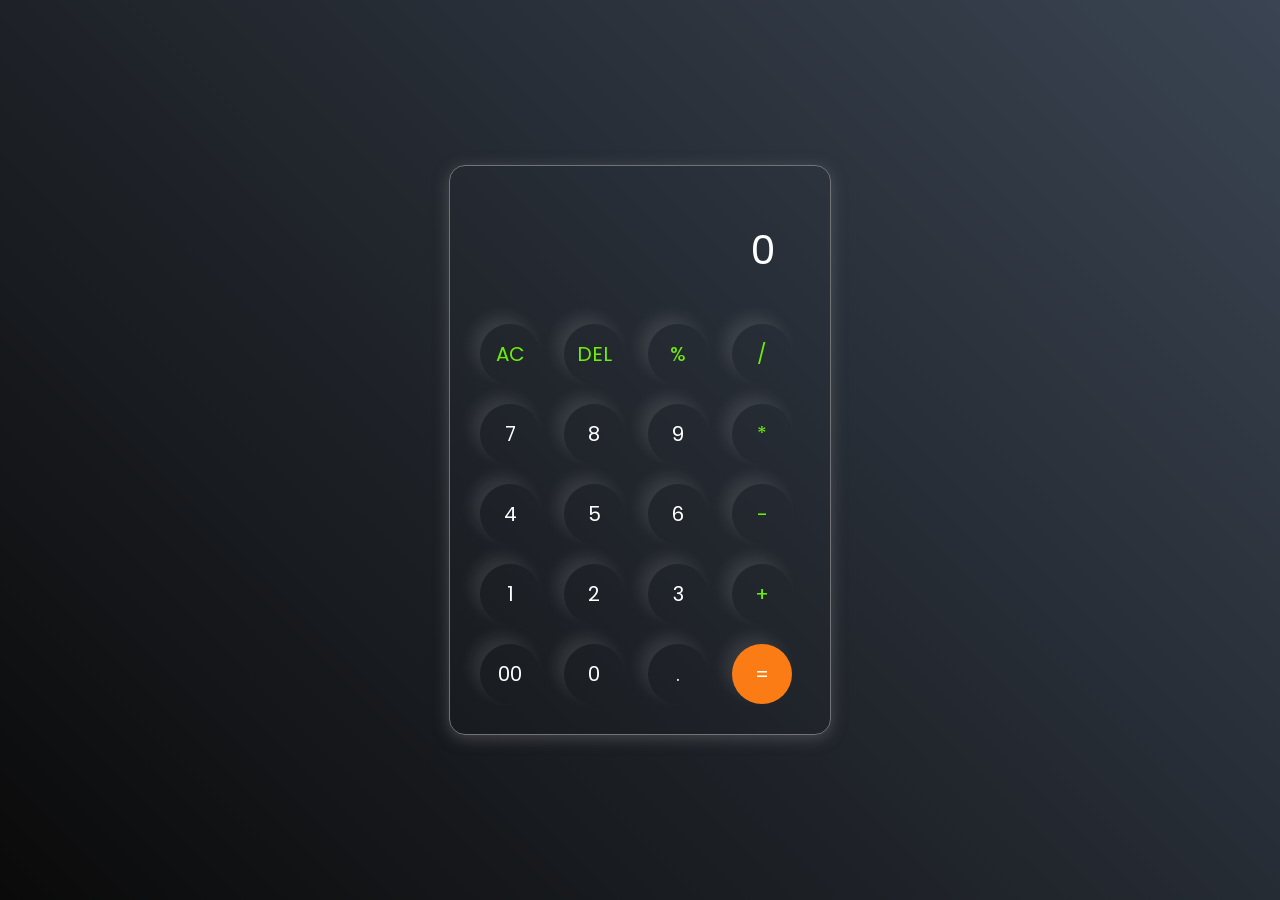
<file: calculator 2.html>
<!DOCTYPE html>
<html lang="en">
  <head>
    <meta charset="UTF-8" />
    <meta http-equiv="X-UA-Compatible" content="IE=edge" />
    <meta name="viewport" content="width=device-width, initial-scale=1.0" />
    <link rel="stylesheet" href="Style calculator 2.css" />
    <title>Calculator creat by MUJEEB UDDIN</title>
  </head>
  <body>
    <div class="container">
      <div class="calculator">
        <input type="text" id="inputBox" placeholder="0" />
        <div>
          <button class="button operator">AC</button>
          <button class="button operator">DEL</button>
          <button class="button operator">%</button>
          <button class="button operator">/</button>
        </div>
        <div>
          <button class="button">7</button>
          <button class="button">8</button>
          <button class="button">9</button>
          <button class="button operator">*</button>
        </div>
        <div>
          <button class="button">4</button>
          <button class="button">5</button>
          <button class="button">6</button>
          <button class="button operator">-</button>
        </div>
        <div>
          <button class="button">1</button>
          <button class="button">2</button>
          <button class="button">3</button>
          <button class="button operator">+</button>
        </div>

        <div>
          <button class="button">00</button>
          <button class="button">0</button>
          <button class="button">.</button>
          <button class="button equalBtn">=</button>
        </div>
      </div>
    </div>

    <script src="script calculator 2.js"></script>
  </body>
</html>
</file>
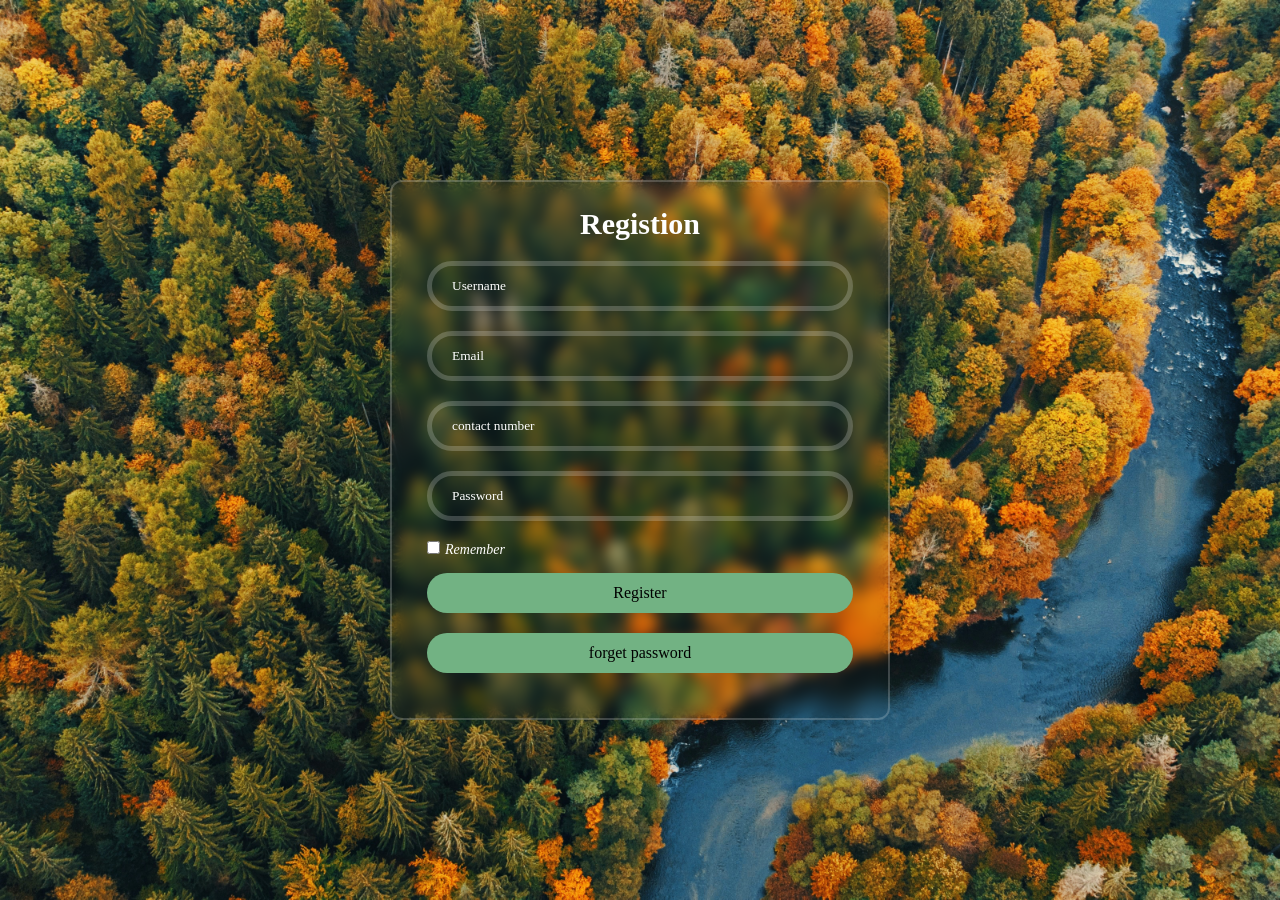
<file: index3.html>
<!DOCTYPE html>
<html lang="en">
<head>
    <meta charset="UTF-8">
    <meta name="viewport" content="width=device-width, initial-scale=1.0">
    <title>Document</title>
    <link rel="stylesheet" href="./login form style sheets.css.css">
</head>
<body>
    <div class="wrapper">

        <form action="#">

            <span><h1>Registion</h1></span>

            <div class="box">

                <input type="text" placeholder="Username" required>
                <i class="fa-solid fa-user"></i>

            </div>

            <div class="box">

                <input type="Email" placeholder="Email" required>
                <i class="fa-sloid-fa-envelope" </i>
            </div>

            <div class="box">
                <input type="contact number" placeholder="contact number" required >
                 <i class="fa-solid fa-contact number"></i>
            </div>

            <div class="box">

                <input type="password" placeholder="Password" required >
                <i class="fa-solid fa-lock"></i>
            </div>

            <div class="check">
                <label for="#"><input type="checkbox">Remember</label>
            </div>

            <a href=""><button type="submit">Register</button></a>
            <a href=""><button type="forget password">forget password</button></a>

        </form>

    </div>
</body>
</html>
</file>
<file: Style calculator 2.css>
@import url('https://fonts.googleapis.com/css2?family=Poppins:wght@500&display=swap');

*{
    margin: 0;
    padding: 0;
    box-sizing: border-box;
    font-family: 'Poppins', sans-serif;
}

body{
    width: 100%;
    height: 100vh;
    display: flex;
    justify-content: center;
    align-items: center;
    background: linear-gradient(45deg, #0a0a0a, #3a4452);
}

.calculator{
    border: 1px solid #717377;
    padding: 20px;
    border-radius: 16px;
    background: transparent;
    box-shadow: 0px 3px 15px rgba(113, 115, 119, 0.5);

}

input{
    width: 320px;
    border: none;
    padding: 24px;
    margin: 10px;
    background: transparent;
    box-shadow: 0px 3px 15px rgbs(84, 84, 84, 0.1);
    font-size: 40px;
    text-align: right;
    cursor: pointer;
    color: #ffffff;
}

input::placeholder{
    color: #ffffff;
}

button{
    border: none;
    width: 60px;
    height: 60px;
    margin: 10px;
    border-radius: 50%;
    background: transparent;
    color: #ffffff;
    font-size: 20px;
    box-shadow: -8px -8px 15px rgba(255, 255, 255, 0.1);
    cursor: pointer;
}

.equalBtn{
    background-color: #fb7c14;
}

.operator{
    color: #6dee0a;
}
</file>
<file: login form style sheets.css.css>
*{
    margin: 0;
    padding: 0;
    box-sizing: border-box;
    font-family: 'Times New Roman', Times, serif;
}

body{
    height: 100vh;
    background-image: url(Bg.jpeg);
    background-size: cover;
    background-position: center;
    display: flex;
    align-items: center;
    justify-content: center;
}

.wrapper{
    width: 500px;
    background: transparent;
    border: 2px solid rgba(255,255,255,0.2);
    border-radius: 12px;
    padding: 25px 35px;
    backdrop-filter: blur(7px);
    color: #fff;
}

.wrapper form h1{
    font-family:'Times New Roman', Times, serif;
    font-size: 30px;
    text-align: center;
}

.wrapper form .box{
    width: 100%;
    height: 50px;
    margin: 20px 0;
    position: relative;
    outline: none;
    text-decoration: none;
}

.wrapper form .box input{
    width: 100%;
    height: 100%;
    background: transparent;
    border: 5px solid rgba(255,255,255,0.2);
    outline: none;
    border-radius: 50px;
    color: #fff;
    padding: 20px 45px 20px 20px;
     text-decoration: none;
}

.wrapper form .box input::placeholder{
    color: #fff;
}

.wrapper form .box i{
    position: absolute;
    right: 20px;
    top: 30%;
    font-size: 18px;
}

.wrapper form .check{
    display: flex;
    justify-content: space-between;
    margin: 15px 0;
    font-size: 14px;
}

.wrapper form .check label input{
    accent-color: #fff;
    margin-right: 5px;
}

.wrapper form .check a{
    color: #060606;
    text-decoration: none;
    align-items: center;
    justify-content: center;
}

.wrapper form .check a:hover{
    text-decoration:none;

}

.wrapper form button{
    width: 100%;
    height: 40px;
    background: #72b283;
    text-align: center;
    border-radius: 50px;
    border: 0;
    outline: none;
    cursor: pointer;
    font-size: 16px;
    margin: 0 0 20px 0;
    align-items: center;
}

.wrapper form .register{
    font-size: 14px;
    text-decoration: none;
    text-align: center;
}

.wrapper form .register p a{
    color: #fff;
}
</file>
